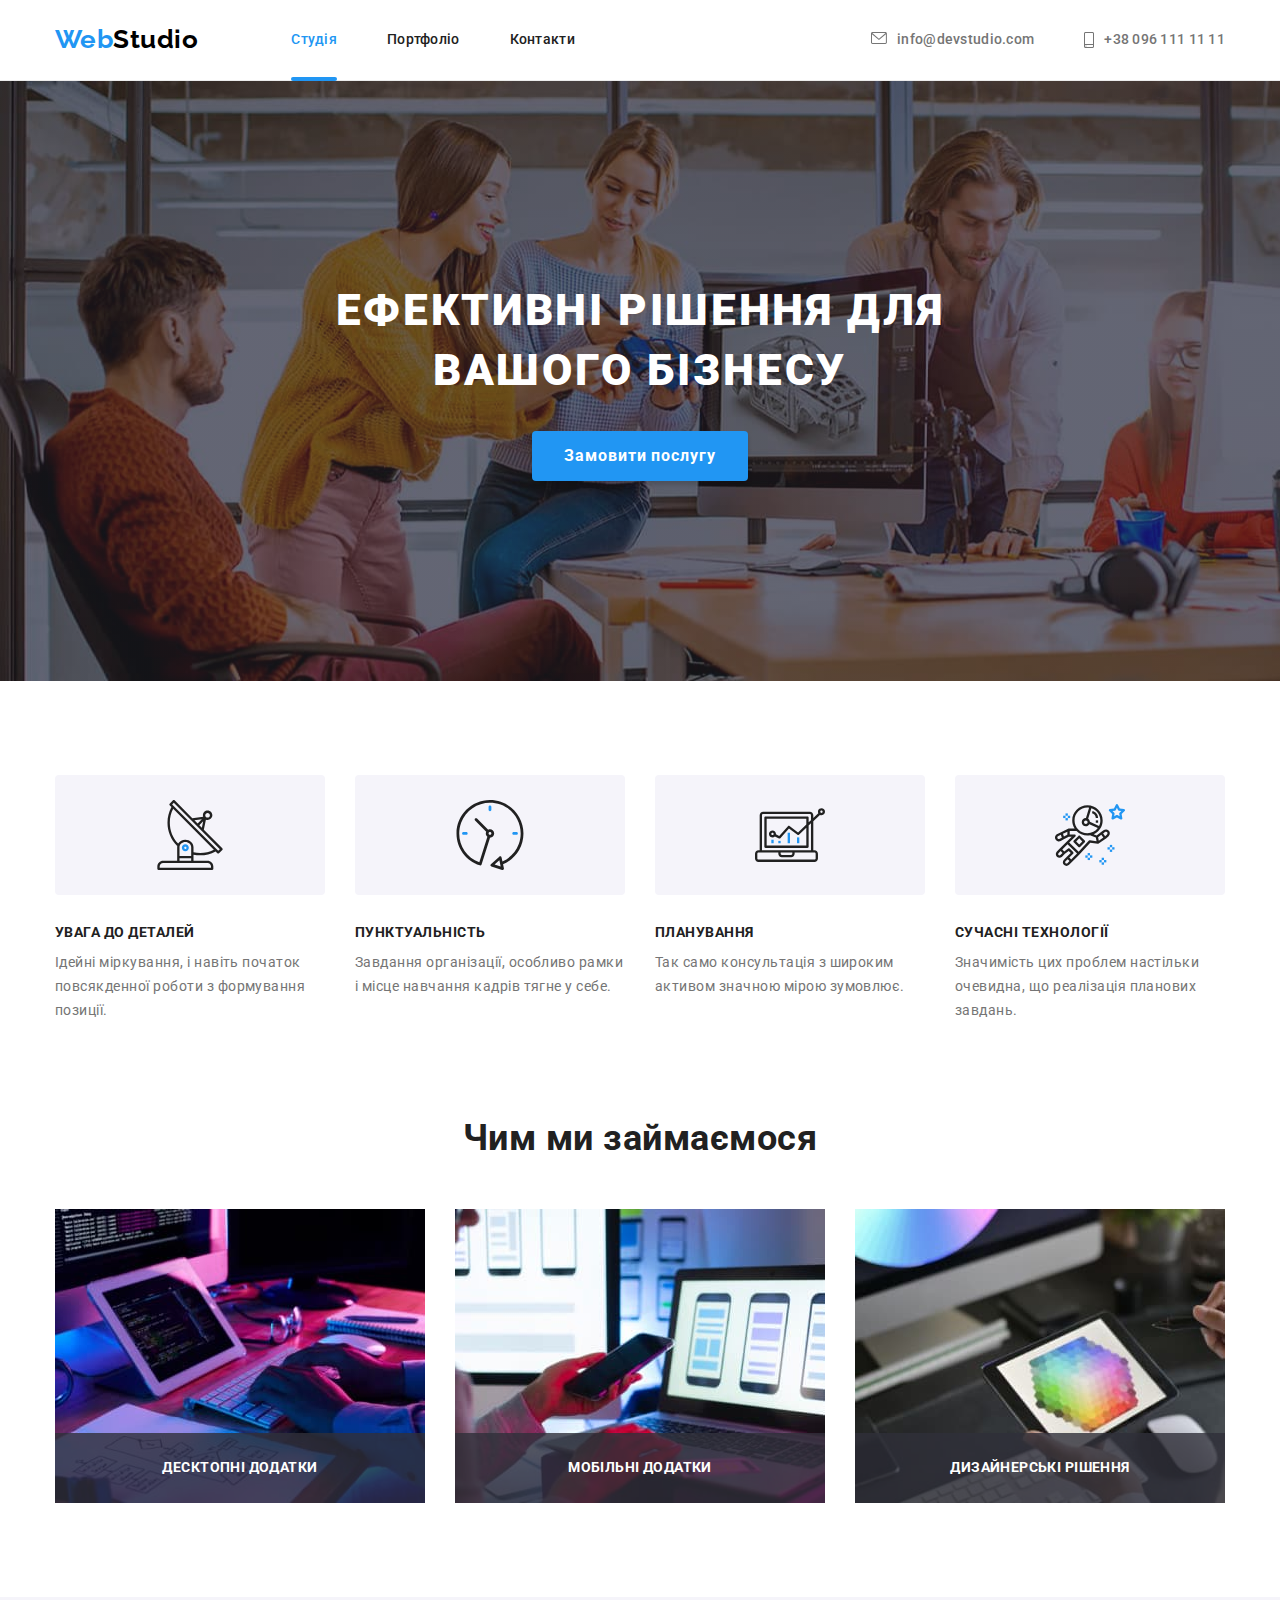
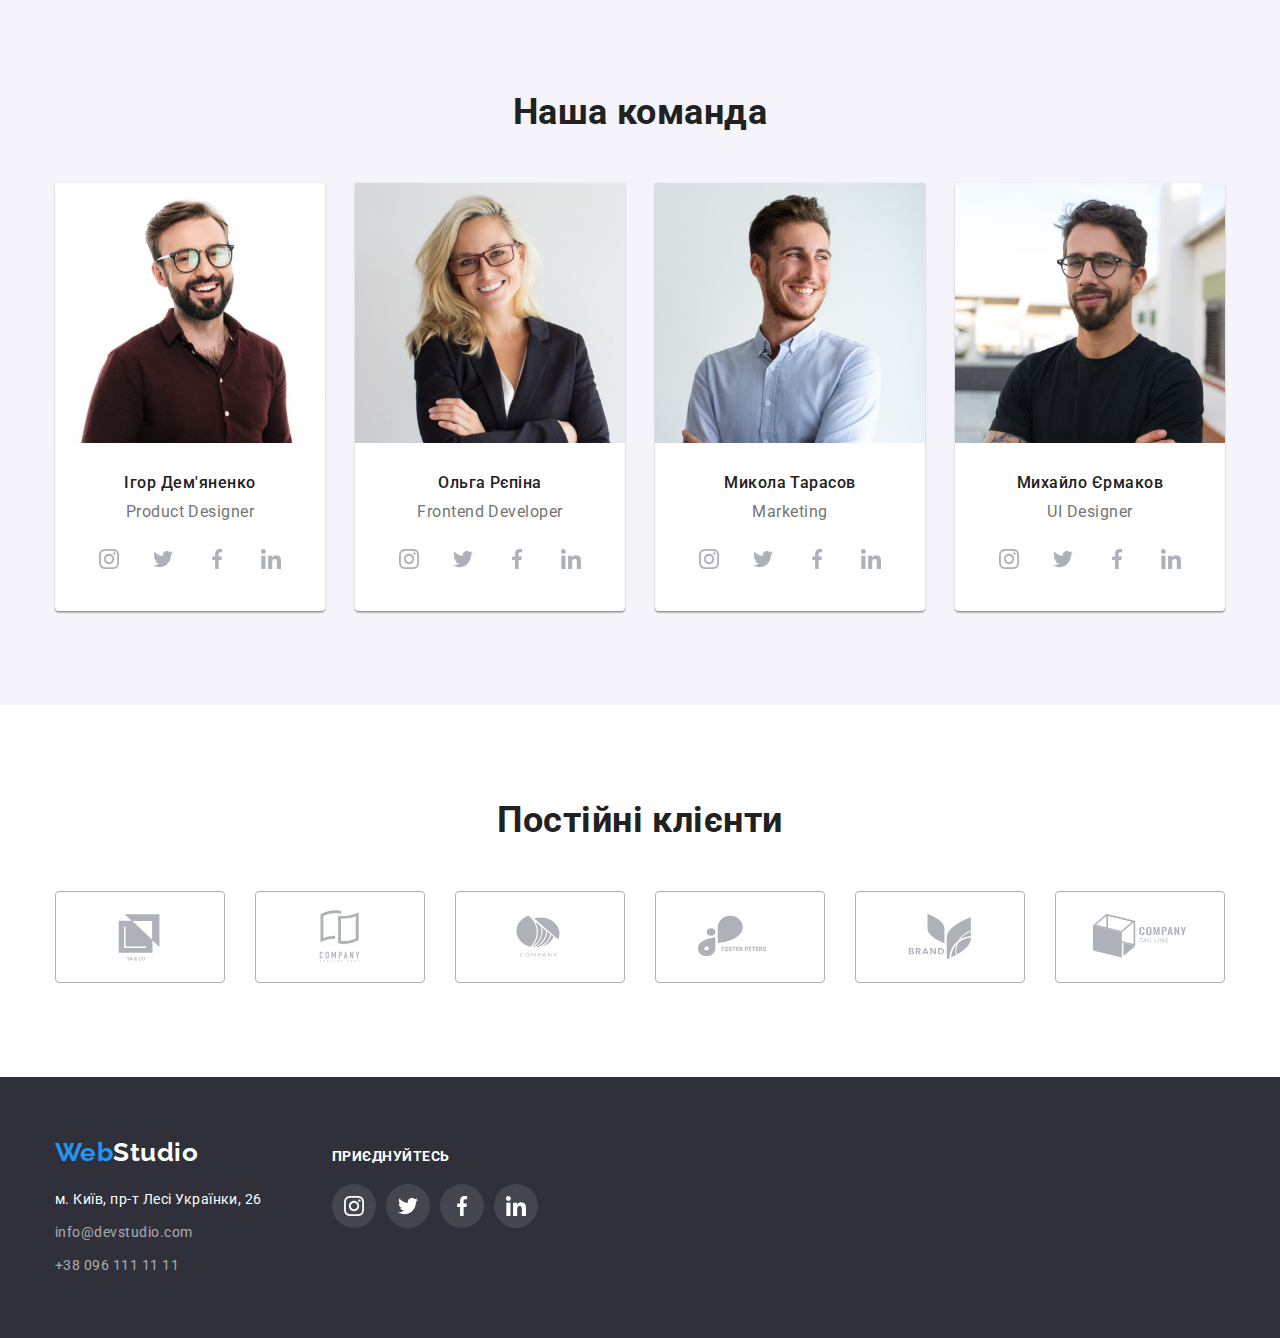
<file: index.html>
<!DOCTYPE html>
<html lang="uk">
  <head>
    <meta charset="UTF-8" />
    <meta http-equiv="X-UA-Compatible" content="IE=edge" />
    <meta name="viewport" content="width=device-width, initial-scale=1.0" />
    <title>Document</title>
    <link rel="preconnect" href="https://fonts.googleapis.com" />
    <link rel="preconnect" href="https://fonts.gstatic.com" crossorigin />
    <link
      href="https://fonts.googleapis.com/css2?family=Raleway:wght@700&family=Roboto:wght@400;500;700;900&display=swap"
      rel="stylesheet"
    />
    <link
      rel="stylesheet"
      href="https://cdn.jsdelivr.net/npm/modern-normalize@1.1.0/modern-normalize.min.css"
    />
    <link rel="stylesheet" href="./css/styles.css" />
  </head>
  <body>
    <!-- шапка сайта -->
    <header class="page-header">
      <div class="container header-nav">
        <nav class="page-nav">
          <a class="logo" href="./index.html"
            ><span class="logo-web">Web</span
            ><span class="logo-studio">Studio</span>
          </a>

          <ul class="site-nav">
            <li class="site-nav-item">
              <a href="./index.html" class="link current">Студія</a>
            </li>
            <li class="site-nav-item">
              <a href="./portfolio.html" class="link">Портфоліо</a>
            </li>
            <li class="site-nav-item"><a href="#" class="link">Контакти</a></li>
          </ul>
        </nav>

        <ul class="auth-nav">
          <li class="site-email">
            <a class="contact email" href="mailto:info@devstudio.com" lang="en">
              <svg aria-label="Конверт" class="envelope" width="16" height="12">
                <use href="./images/sprite.svg#icon-envelope"></use>
              </svg>
              info@devstudio.com</a
            >
          </li>
          <li>
            <a class="contact phone" href="tel:+380961111111">
              <svg
                aria-label="Телефон"
                class="smartphone"
                width="10"
                height="16"
              >
                <use href="./images/sprite.svg#icon-smartphone"></use>
              </svg>
              +38 096 111 11 11</a
            >
          </li>
        </ul>
      </div>
    </header>
    <main>
      <!-- герой -->
      <section class="hero">
        <div class="container site-hero">
          <h1 class="hero-title">Ефективні рішення для вашого бізнесу</h1>
          <button type="button" class="button primary" data-modal-open>
            Замовити послугу
          </button>
        </div>
      </section>

      <!-- особенности -->
      <section class="section">
        <div class="container">
          <h2 class="visually-hidden">Наші особливости</h2>
          <ul class="feature-list">
            <li class="title-width">
              <div class="feature-list-icon">
                <svg
                  aria-label="іконка антени"
                  class="feature-icon"
                  width="70"
                  height="70"
                >
                  <use href="./images/sprite.svg#icon-antenna"></use>
                </svg>
              </div>
              <h3 class="title">Увага до деталей</h3>
              <p class="title-text">
                Ідейні міркування, і навіть початок повсякденної роботи з
                формування позиції.
              </p>
            </li>

            <li class="title-width">
              <div class="feature-list-icon">
                <svg
                  aria-label="іконка годинника"
                  class="feature-icon"
                  width="70"
                  height="70"
                >
                  <use href="./images/sprite.svg#icon-clock"></use>
                </svg>
              </div>
              <h3 class="title">Пунктуальність</h3>
              <p class="title-text">
                Завдання організації, особливо рамки і місце навчання кадрів
                тягне у себе.
              </p>
            </li>

            <li class="title-width">
              <div class="feature-list-icon">
                <svg
                  aria-label="іконка діаграми"
                  class="feature-icon"
                  width="70"
                  height="70"
                >
                  <use href="./images/sprite.svg#icon-diagram"></use>
                </svg>
              </div>
              <h3 class="title">Планування</h3>
              <p class="title-text">
                Так само консультація з широким активом значною мірою зумовлює.
              </p>
            </li>

            <li class="title-width">
              <div class="feature-list-icon">
                <svg
                  aria-label="іконка астронавта"
                  class="feature-icon"
                  width="70"
                  height="70"
                >
                  <use href="./images/sprite.svg#icon-astronaut"></use>
                </svg>
              </div>
              <h3 class="title">Сучасні технології</h3>
              <p class="title-text">
                Значимість цих проблем настільки очевидна, що реалізація
                планових завдань.
              </p>
            </li>
          </ul>
        </div>
      </section>

      <!-- чем мы занимаемся (фото) -->
      <section class="section not-padding">
        <div class="container">
          <h2 class="section-title title-bottom">Чим ми займаємося</h2>

          <ul class="photo">
            <li>
              <div class="section-photo">
                <img
                  src="./images/box-1.jpg"
                  alt="Людина працює за комп'ютером"
                  width="370"
                />
                <p class="overlay-photo">Десктопні додатки</p>
              </div>
            </li>
            <li>
              <div class="section-photo">
                <img
                  src="./images/box-2.jpg"
                  alt="Людина працює з телефоном"
                  width="370"
                />
                <p class="overlay-photo">Мобільні додатки</p>
              </div>
            </li>
            <li>
              <div class="section-photo">
                <img
                  src="./images/box-3.jpg"
                  alt="Людина працює з планшетом"
                  width="370"
                />
                <p class="overlay-photo">Дизайнерські рішення</p>
              </div>
            </li>
          </ul>
        </div>
      </section>

      <!-- наша команда -->
      <section class="section-work section">
        <div class="container">
          <h2 class="section-title title-bottom">Наша команда</h2>
          <ul class="team">
            <li class="command">
              <img src="./images/img-1.jpg" alt="Ігор Дем'яненко" width="270" />
              <div class="our-command">
                <h3 class="caption">Ігор Дем'яненко</h3>
                <p class="caption-text">Product Designer</p>
                <ul class="social-list">
                  <li>
                    <a href="#" class="social-list-link">
                      <svg
                        lang="en"
                        aria-label="instagram icon"
                        class="social-list-icon"
                        width="20"
                        height="20"
                      >
                        <use href="./images/sprite.svg#icon-instagram"></use>
                      </svg>
                    </a>
                  </li>
                  <li>
                    <a href="#" class="social-list-link">
                      <svg
                        lang="en"
                        aria-label="twitter icon"
                        class="social-list-icon"
                        width="20"
                        height="20"
                      >
                        <use href="./images/sprite.svg#icon-twitter"></use>
                      </svg>
                    </a>
                  </li>
                  <li>
                    <a href="#" class="social-list-link">
                      <svg
                        lang="en"
                        aria-label="facebook icon"
                        class="social-list-icon"
                        width="20"
                        height="20"
                      >
                        <use href="./images/sprite.svg#icon-facebook"></use>
                      </svg>
                    </a>
                  </li>
                  <li>
                    <a href="#" class="social-list-link">
                      <svg
                        lang="en"
                        aria-label="linkedin icon"
                        class="social-list-icon"
                        width="20"
                        height="20"
                      >
                        <use href="./images/sprite.svg#icon-linkedin"></use>
                      </svg>
                    </a>
                  </li>
                </ul>
              </div>
            </li>
            <li class="command">
              <img src="./images/img-2.jpg" alt="Ольга Рєпіна" width="270" />
              <div class="our-command">
                <h3 class="caption">Ольга Рєпіна</h3>
                <p class="caption-text">Frontend Developer</p>
                <ul class="social-list">
                  <li>
                    <a href="" class="social-list-link">
                      <svg
                        lang="en"
                        aria-label="instagram icon"
                        class="social-list-icon"
                        width="20"
                        height="20"
                      >
                        <use href="./images/sprite.svg#icon-instagram"></use>
                      </svg>
                    </a>
                  </li>
                  <li>
                    <a href="" class="social-list-link">
                      <svg
                        lang="en"
                        aria-label="twitter icon"
                        class="social-list-icon"
                        width="20"
                        height="20"
                      >
                        <use href="./images/sprite.svg#icon-twitter"></use>
                      </svg>
                    </a>
                  </li>
                  <li>
                    <a href="" class="social-list-link">
                      <svg
                        lang="en"
                        aria-label="facebook icon"
                        class="social-list-icon"
                        width="20"
                        height="20"
                      >
                        <use href="./images/sprite.svg#icon-facebook"></use>
                      </svg>
                    </a>
                  </li>
                  <li>
                    <a href="" class="social-list-link">
                      <svg
                        lang="en"
                        aria-label="linkedin icon"
                        class="social-list-icon"
                        width="20"
                        height="20"
                      >
                        <use href="./images/sprite.svg#icon-linkedin"></use>
                      </svg>
                    </a>
                  </li>
                </ul>
              </div>
            </li>
            <li class="command">
              <img src="./images/img-3.jpg" alt="Микола Тарасов" width="270" />
              <div class="our-command">
                <h3 class="caption">Микола Тарасов</h3>
                <p class="caption-text">Marketing</p>
                <ul class="social-list">
                  <li>
                    <a href="" class="social-list-link">
                      <svg
                        lang="en"
                        aria-label="instagram icon"
                        class="social-list-icon"
                        width="20"
                        height="20"
                      >
                        <use href="./images/sprite.svg#icon-instagram"></use>
                      </svg>
                    </a>
                  </li>
                  <li>
                    <a href="" class="social-list-link">
                      <svg
                        lang="en"
                        aria-label="twitter icon"
                        class="social-list-icon"
                        width="20"
                        height="20"
                      >
                        <use href="./images/sprite.svg#icon-twitter"></use>
                      </svg>
                    </a>
                  </li>
                  <li>
                    <a href="" class="social-list-link">
                      <svg
                        lang="en"
                        aria-label="facebook icon"
                        class="social-list-icon"
                        width="20"
                        height="20"
                      >
                        <use href="./images/sprite.svg#icon-facebook"></use>
                      </svg>
                    </a>
                  </li>
                  <li>
                    <a href="" class="social-list-link">
                      <svg
                        lang="en"
                        aria-label="linkedin icon"
                        class="social-list-icon"
                        width="20"
                        height="20"
                      >
                        <use href="./images/sprite.svg#icon-linkedin"></use>
                      </svg>
                    </a>
                  </li>
                </ul>
              </div>
            </li>
            <li class="command">
              <img src="./images/img-4.jpg" alt="Михайло Єрмаков" width="270" />
              <div class="our-command">
                <h3 class="caption">Михайло Єрмаков</h3>
                <p class="caption-text">UI Designer</p>
                <ul class="social-list">
                  <li>
                    <a href="#" class="social-list-link">
                      <svg
                        lang="en"
                        aria-label="instagram icon"
                        class="social-list-icon"
                        width="20"
                        height="20"
                      >
                        <use href="./images/sprite.svg#icon-instagram"></use>
                      </svg>
                    </a>
                  </li>
                  <li>
                    <a href="#" class="social-list-link">
                      <svg
                        lang="en"
                        aria-label="twitter icon"
                        class="social-list-icon"
                        width="20"
                        height="20"
                      >
                        <use href="./images/sprite.svg#icon-twitter"></use>
                      </svg>
                    </a>
                  </li>
                  <li>
                    <a href="#" class="social-list-link">
                      <svg
                        lang="en"
                        aria-label="facebook icon"
                        class="social-list-icon"
                        width="20"
                        height="20"
                      >
                        <use href="./images/sprite.svg#icon-facebook"></use>
                      </svg>
                    </a>
                  </li>
                  <li>
                    <a href="#" class="social-list-link">
                      <svg
                        lang="en"
                        aria-label="linkedin icon"
                        class="social-list-icon"
                        width="20"
                        height="20"
                      >
                        <use href="./images/sprite.svg#icon-linkedin"></use>
                      </svg>
                    </a>
                  </li>
                </ul>
              </div>
            </li>
          </ul>
        </div>
      </section>

      <!-- Постійні клієнти -->
      <section class="section">
        <div class="container">
          <h2 class="section-title clients-title">Постійні клієнти</h2>
          <ul class="clients-list">
            <li class="clients">
              <a href="#" class="icon-hover">
                <svg aria-label="" class="clients-icon" width="106" height="60">
                  <use href="./images/sprite.svg#icon-Logo-1"></use>
                </svg>
              </a>
            </li>

            <li class="clients">
              <a href="#" class="icon-hover">
                <svg aria-label="" class="clients-icon" width="106" height="60">
                  <use href="./images/sprite.svg#icon-Logo-2"></use>
                </svg>
              </a>
            </li>

            <li class="clients">
              <a href="#" class="icon-hover">
                <svg aria-label="" class="clients-icon" width="106" height="60">
                  <use href="./images/sprite.svg#icon-Logo-3"></use>
                </svg>
              </a>
            </li>

            <li class="clients">
              <a href="#" class="icon-hover">
                <svg aria-label="" class="clients-icon" width="106" height="60">
                  <use href="./images/sprite.svg#icon-Logo-4"></use>
                </svg>
              </a>
            </li>

            <li class="clients">
              <a href="#" class="icon-hover">
                <svg aria-label="" class="clients-icon" width="106" height="60">
                  <use href="./images/sprite.svg#icon-Logo-5"></use>
                </svg>
              </a>
            </li>

            <li class="clients">
              <a href="#" class="icon-hover">
                <svg aria-label="" class="clients-icon" width="106" height="60">
                  <use href="./images/sprite.svg#icon-Logo-6"></use>
                </svg>
              </a>
            </li>
          </ul>
        </div>
      </section>
    </main>

    <!-- футер -->
    <footer class="footer">
      <div class="container footer-icons">
        <div class="logotype">
          <a class="footer-logo" href="./index.html"
            ><span class="logo-web">Web</span
            ><span class="studio-logo">Studio</span>
          </a>
          <address class="footer-address">
            <ul>
              <li class="address">
                <a
                  class="site-address"
                  href="https://goo.gl/maps/CPtrU1FHBa2aNyZL9"
                  target="_blank"
                  rel="noopener noreferrer nofollow"
                  >м. Київ, пр-т Лесі Українки, 26</a
                >
              </li>
              <li class="site-contacts">
                <a class="contacts" href="mailto:info@devstudio.com" lang="en"
                  >info@devstudio.com</a
                >
              </li>
              <li class="tel">
                <a class="contacts tel" href="tel:+380961111111"
                  >+38 096 111 11 11</a
                >
              </li>
            </ul>
          </address>
        </div>
        <div>
          <p class="footer-title">приєднуйтесь</p>
          <ul class="footer-social-list">
            <li>
              <a href="#" class="footer-social-list-link">
                <svg
                  lang="en"
                  aria-label="instagram icon"
                  class="footer-social-list-icon"
                  width="20"
                  height="20"
                >
                  <use href="./images/sprite.svg#icon-instagram"></use>
                </svg>
              </a>
            </li>

            <li>
              <a href="#" class="footer-social-list-link">
                <svg
                  lang="en"
                  aria-label="twitter icon"
                  class="footer-social-list-icon"
                  width="20"
                  height="20"
                >
                  <use href="./images/sprite.svg#icon-twitter"></use>
                </svg>
              </a>
            </li>

            <li>
              <a href="#" class="footer-social-list-link">
                <svg
                  lang="en"
                  aria-label="facebook icon"
                  class="footer-social-list-icon"
                  width="20"
                  height="20"
                >
                  <use href="./images/sprite.svg#icon-facebook"></use>
                </svg>
              </a>
            </li>

            <li>
              <a href="#" class="footer-social-list-link">
                <svg
                  lang="en"
                  aria-label="linkedin icon"
                  class="footer-social-list-icon"
                  width="20"
                  height="20"
                >
                  <use href="./images/sprite.svg#icon-linkedin"></use>
                </svg>
              </a>
            </li>
          </ul>
        </div>
      </div>
    </footer>

    <!-- Модальное окно -->
    <div class="backdrop is-hidden" data-modal>
      <div class="modal">
        <button type="button" class="modal-close-btn" data-modal-close>
          <svg class="modal-close-icon" width="18" height="18">
            <use href="./images/sprite.svg#icon-close"></use>
          </svg>
        </button>
      </div>
    </div>
    <script src="./js/modal.js"></script>
  </body>
</html>
</file>
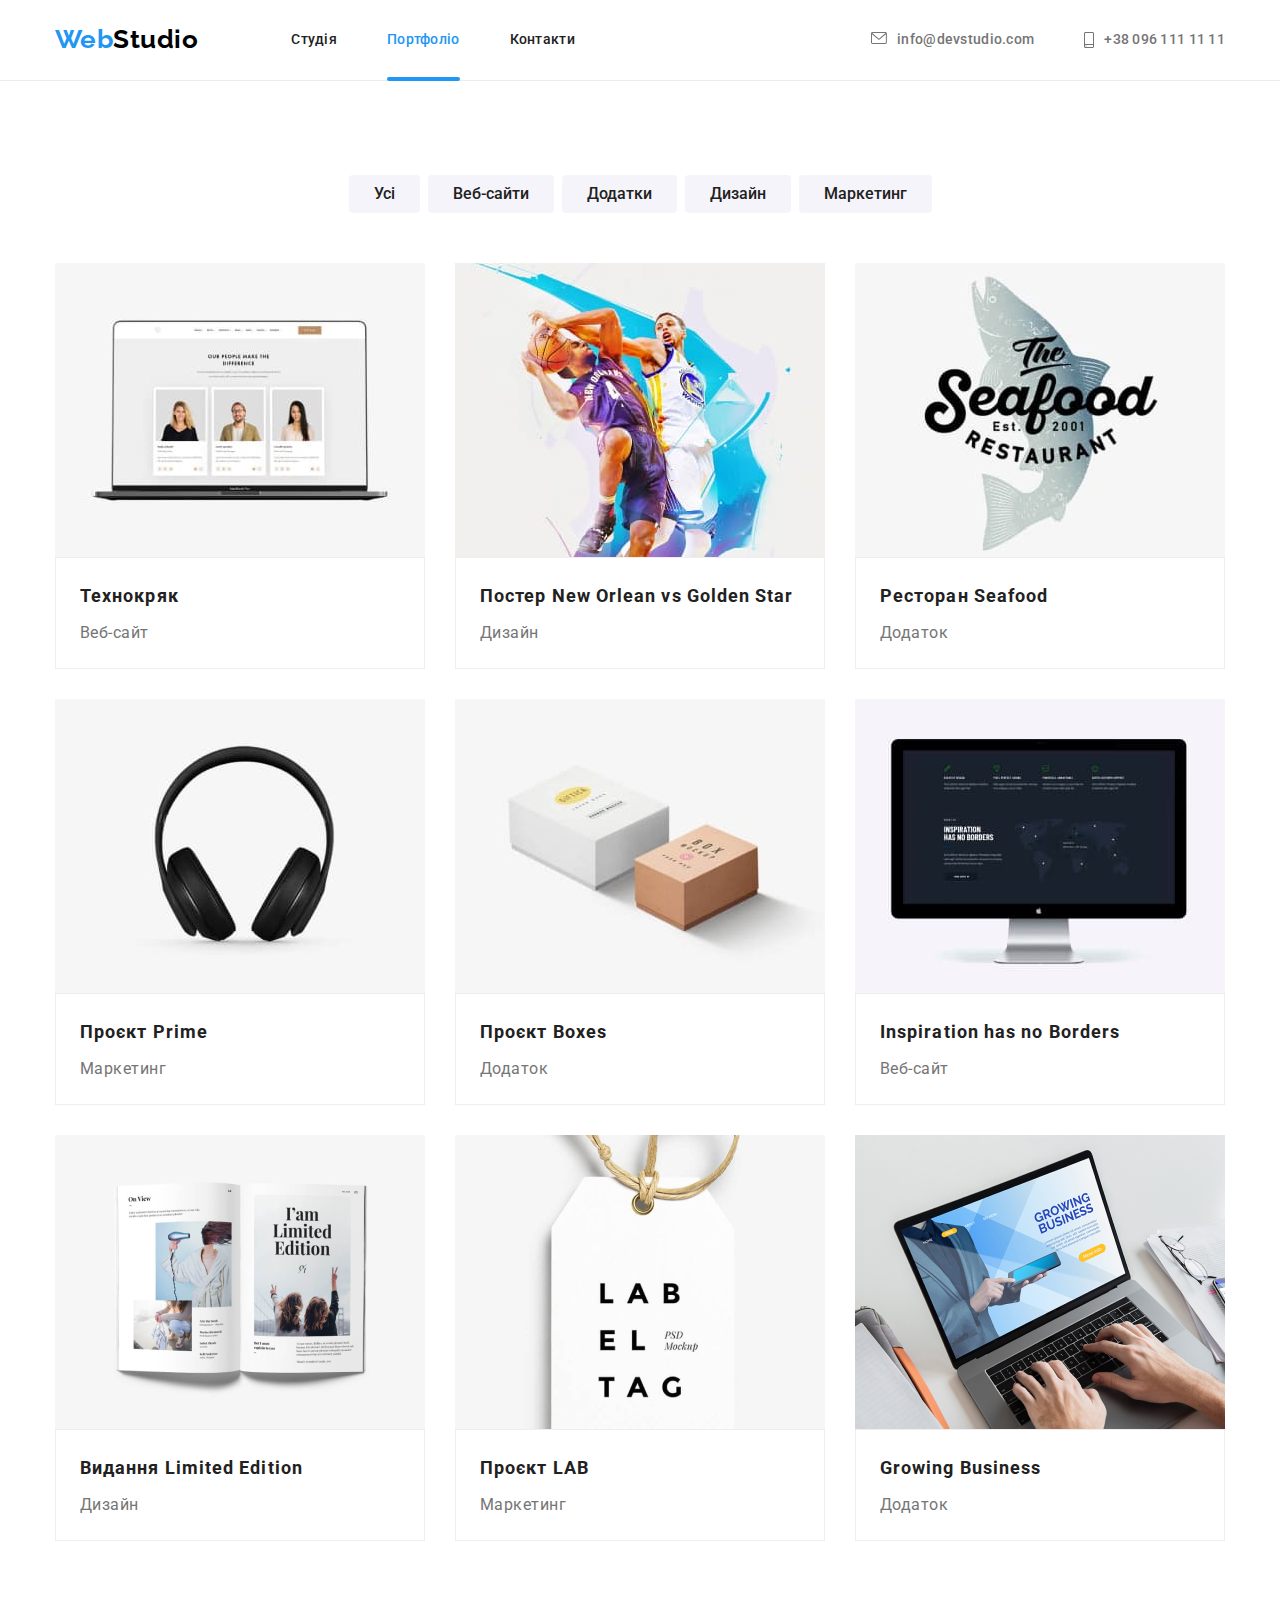
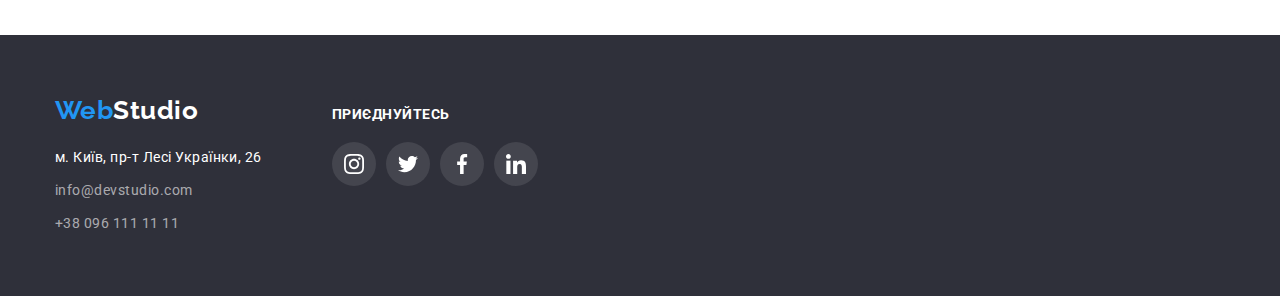
<file: portfolio.html>
<!DOCTYPE html>
<html lang="uk">
  <head>
    <meta charset="UTF-8" />
    <meta http-equiv="X-UA-Compatible" content="IE=edge" />
    <meta name="viewport" content="width=h, initial-scale=1.0" />
    <title>Document</title>
    <link rel="preconnect" href="https://fonts.googleapis.com" />
    <link rel="preconnect" href="https://fonts.gstatic.com" crossorigin />
    <link
      href="https://fonts.googleapis.com/css2?family=Raleway:wght@700&family=Roboto:wght@400;500;700;900&display=swap"
      rel="stylesheet"
    />
    <link
      rel="stylesheet"
      href="https://cdn.jsdelivr.net/npm/modern-normalize@1.1.0/modern-normalize.min.css"
    />
    <link rel="stylesheet" href="./css/styles.css" />
  </head>
  <body>
    <!-- шапка сайта -->
    <header class="page-header">
      <div class="container header-nav">
        <nav class="page-nav">
          <a class="logo" href="./index.html"
            ><span class="logo-web">Web</span
            ><span class="logo-studio">Studio</span>
          </a>

          <ul class="site-nav">
            <li class="site-nav-item">
              <a href="./index.html" class="link">Студія</a>
            </li>
            <li class="site-nav-item">
              <a href="./portfolio.html" class="link current">Портфоліо</a>
            </li>
            <li class="site-nav-item"><a href="#" class="link">Контакти</a></li>
          </ul>
        </nav>

        <ul class="auth-nav">
          <li class="site-email">
            <a class="contact email" href="mailto:info@devstudio.com" lang="en">
              <svg aria-label="Конверт" class="envelope" width="16" height="12">
                <use href="./images/sprite.svg#icon-envelope"></use>
              </svg>
              info@devstudio.com</a
            >
          </li>
          <li>
            <a class="contact phone" href="tel:+380961111111">
              <svg
                aria-label="Телефон"
                class="smartphone"
                width="10"
                height="16"
              >
                <use href="./images/sprite.svg#icon-smartphone"></use>
              </svg>
              +38 096 111 11 11</a
            >
          </li>
        </ul>
      </div>
    </header>
    <!-- main контент -->
    <main>
      <!-- кнопки-фильтр -->
      <section class="filter section">
        <div class="container">
          <h1 class="visually-hidden">Наші проекти</h1>
          <ul class="button-work">
            <li class="button-style">
              <button type="button" class="button secondary">Усі</button>
            </li>
            <li class="button-style">
              <button type="button" class="button secondary">Веб-сайти</button>
            </li>
            <li class="button-style">
              <button type="button" class="button secondary">Додатки</button>
            </li>
            <li class="button-style">
              <button type="button" class="button secondary">Дизайн</button>
            </li>
            <li class="button-style">
              <button type="button" class="button secondary">Маркетинг</button>
            </li>
          </ul>

          <!-- наши роботы -->
          <ul class="filter-work">
            <li class="filter-card">
              <a href="#" class="filter-card-link">
                <div class="filter-card-img">
                  <img src="./images/img.jpg" alt="Комп'ютер" width="370" />
                  <p class="overlay">
                    Ресурс пропонує комплексні пропозиції з різним рівнем
                    функціоналу та сервісів. Все це дозволить відвідувачу
                    отримати вичерпні відомості про компанію чи приватну особу.
                  </p>
                </div>
                <div class="cards">
                  <h2 class="head-title">Технокряк</h2>
                  <p class="head-text">Веб-сайт</p>
                </div>
              </a>
            </li>

            <li class="filter-card">
              <a href="#" class="filter-card-link">
                <div class="filter-card-img">
                  <img
                    src="./images/basketball.jpg"
                    alt="Баскетбол"
                    width="370"
                  />
                  <p class="overlay">
                    Ресурс пропонує комплексні пропозиції з різним рівнем
                    функціоналу та сервісів. Все це дозволить відвідувачу
                    отримати вичерпні відомості про компанію чи приватну особу.
                  </p>
                </div>
                <div class="cards">
                  <h2 class="head-title">Постер New Orlean vs Golden Star</h2>
                  <p class="head-text">Дизайн</p>
                </div>
              </a>
            </li>

            <li class="filter-card">
              <a href="#" class="filter-card-link">
                <div class="filter-card-img">
                  <img
                    src="./images/seafood.jpg"
                    alt="Морська їжа"
                    width="370"
                  />
                  <p class="overlay">
                    Ресурс пропонує комплексні пропозиції з різним рівнем
                    функціоналу та сервісів. Все це дозволить відвідувачу
                    отримати вичерпні відомості про компанію чи приватну особу.
                  </p>
                </div>
                <div class="cards">
                  <h2 class="head-title">Ресторан Seafood</h2>
                  <p class="head-text">Додаток</p>
                </div>
              </a>
            </li>

            <li class="filter-card">
              <a href="#" class="filter-card-link">
                <div class="filter-card-img">
                  <img src="./images/music.jpg" alt="Навушники" width="370" />
                  <p class="overlay">
                    Ресурс пропонує комплексні пропозиції з різним рівнем
                    функціоналу та сервісів. Все це дозволить відвідувачу
                    отримати вичерпні відомості про компанію чи приватну особу.
                  </p>
                </div>
                <div class="cards">
                  <h2 class="head-title">Проєкт Prime</h2>
                  <p class="head-text">Маркетинг</p>
                </div>
              </a>
            </li>

            <li class="filter-card">
              <a href="#" class="filter-card-link">
                <div class="filter-card-img">
                  <img src="./images/box.jpg" alt="Бокси" width="370" />
                  <p class="overlay">
                    Ресурс пропонує комплексні пропозиції з різним рівнем
                    функціоналу та сервісів. Все це дозволить відвідувачу
                    отримати вичерпні відомості про компанію чи приватну особу.
                  </p>
                </div>
                <div class="cards">
                  <h2 class="head-title">Проєкт Boxes</h2>
                  <p class="head-text">Додаток</p>
                </div>
              </a>
            </li>

            <li class="filter-card">
              <a href="#" class="filter-card-link">
                <div class="filter-card-img">
                  <img
                    src="./images/apple.jpg"
                    alt="Комп'ютер мак"
                    width="370"
                  />
                  <p class="overlay">
                    Ресурс пропонує комплексні пропозиції з різним рівнем
                    функціоналу та сервісів. Все це дозволить відвідувачу
                    отримати вичерпні відомості про компанію чи приватну особу.
                  </p>
                </div>
                <div class="cards">
                  <h2 class="head-title">Inspiration has no Borders</h2>
                  <p class="head-text">Веб-сайт</p>
                </div>
              </a>
            </li>

            <li class="filter-card">
              <a href="#" class="filter-card-link">
                <div class="filter-card-img">
                  <img src="./images/books.jpg" alt="Книга" width="370" />
                  <p class="overlay">
                    Ресурс пропонує комплексні пропозиції з різним рівнем
                    функціоналу та сервісів. Все це дозволить відвідувачу
                    отримати вичерпні відомості про компанію чи приватну особу.
                  </p>
                </div>
                <div class="cards">
                  <h2 class="head-title">Видання Limited Edition</h2>
                  <p class="head-text">Дизайн</p>
                </div>
              </a>
            </li>

            <li class="filter-card">
              <a href="#" class="filter-card-link">
                <div class="filter-card-img">
                  <img src="./images/label.jpg" alt="Підвіска" width="370" />
                  <p class="overlay">
                    Ресурс пропонує комплексні пропозиції з різним рівнем
                    функціоналу та сервісів. Все це дозволить відвідувачу
                    отримати вичерпні відомості про компанію чи приватну особу.
                  </p>
                </div>
                <div class="cards">
                  <h2 class="head-title">Проєкт LAB</h2>
                  <p class="head-text">Маркетинг</p>
                </div>
              </a>
            </li>

            <li class="filter-card">
              <a href="#" class="filter-card-link">
                <div class="filter-card-img">
                  <img src="./images/business.jpg" alt="Бізнес" width="370" />
                  <p class="overlay">
                    Ресурс пропонує комплексні пропозиції з різним рівнем
                    функціоналу та сервісів. Все це дозволить відвідувачу
                    отримати вичерпні відомості про компанію чи приватну особу.
                  </p>
                </div>
                <div class="cards">
                  <h2 class="head-title">Growing Business</h2>
                  <p class="head-text">Додаток</p>
                </div>
              </a>
            </li>
          </ul>
        </div>
      </section>
    </main>

    <!-- footer -->
    <footer class="footer">
      <div class="container footer-icons">
        <div class="logotype">
          <a class="footer-logo" href="./index.html"
            ><span class="logo-web">Web</span
            ><span class="studio-logo">Studio</span>
          </a>
          <address class="footer-address">
            <ul>
              <li class="address">
                <a
                  class="site-address"
                  href="https://goo.gl/maps/CPtrU1FHBa2aNyZL9"
                  target="_blank"
                  rel="noopener noreferrer nofollow"
                  >м. Київ, пр-т Лесі Українки, 26</a
                >
              </li>
              <li class="site-contacts">
                <a class="contacts" href="mailto:info@devstudio.com" lang="en"
                  >info@devstudio.com</a
                >
              </li>
              <li class="tel">
                <a class="contacts tel" href="tel:+380961111111"
                  >+38 096 111 11 11</a
                >
              </li>
            </ul>
          </address>
        </div>
        <div>
          <p class="footer-title">приєднуйтесь</p>
          <ul class="footer-social-list">
            <li>
              <a href="#" class="footer-social-list-link">
                <svg
                  lang="en"
                  aria-label="instagram icon"
                  class="footer-social-list-icon"
                  width="20"
                  height="20"
                >
                  <use href="./images/sprite.svg#icon-instagram"></use>
                </svg>
              </a>
            </li>

            <li>
              <a href="#" class="footer-social-list-link">
                <svg
                  lang="en"
                  aria-label="twitter icon"
                  class="footer-social-list-icon"
                  width="20"
                  height="20"
                >
                  <use href="./images/sprite.svg#icon-twitter"></use>
                </svg>
              </a>
            </li>

            <li>
              <a href="#" class="footer-social-list-link">
                <svg
                  lang="en"
                  aria-label="facebook icon"
                  class="footer-social-list-icon"
                  width="20"
                  height="20"
                >
                  <use href="./images/sprite.svg#icon-facebook"></use>
                </svg>
              </a>
            </li>

            <li>
              <a href="#" class="footer-social-list-link">
                <svg
                  lang="en"
                  aria-label="linkedin icon"
                  class="footer-social-list-icon"
                  width="20"
                  height="20"
                >
                  <use href="./images/sprite.svg#icon-linkedin"></use>
                </svg>
              </a>
            </li>
          </ul>
        </div>
      </div>
    </footer>
  </body>
</html>
</file>
<file: css/styles.css>
:root {
  --primary-text-color: #757575;
  --title-text: #212121;
  --accent-color: #2196f3;
  --primary-white-color: #ffffff;
  --bcg-color-button: #f5f4fa;
  --bcg--button-hover: #188ce8;
  --black-color: #000;
  --hero-bcg: #2f303a;
  --hero-bcg-new: #c4c4c4;
  --line-header: #ececec;
  --line-cards: #eeeeee;
  --icon-color: #afb1b8;
  --overlay-bcg: rgba(33, 150, 243, 0.9);
  --overlay-photo: rgba(47, 48, 58, 0.8);
  --transition: 250ms cubic-bezier(0.4, 0, 0.2, 1);
  --modal-bcg: rgba(0, 0, 0, 0.2);
}

h1,
h2,
h3,
h4,
p {
  margin-top: 0;
  margin-bottom: 0;
}

ul {
  margin-top: 0;
  margin-bottom: 0;
  padding-left: 0;
}

a {
  text-decoration: none;
}

img {
  display: block;
}

body {
  background-color: var(--primary-white-color);
  color: var(--primary-text-color);
  font-family: "Roboto", sans-serif;
  letter-spacing: 0.03em;
}

ul {
  list-style: none;
  padding: 0;
  margin: 0;
}

button {
  cursor: pointer;
  font-family: inherit;
}

.section {
  padding-top: 94px;
  padding-bottom: 94px;
}

.not-padding {
  padding-top: 0;
}

.title-bottom {
  margin-bottom: 50px;
}

.visually-hidden {
  position: absolute;
  white-space: nowrap;
  width: 1px;
  height: 1px;
  overflow: hidden;
  border: 0;
  padding: 0;
  clip: rect(0 0 0 0);
  clip-path: inset(50%);
  margin: -1px;
}

/* основоной цвет текста #212121 */
/* вторичный цвет текста #757575 */
/*  голубой акцент #2196F3 */
/* белый #FFFFFF */
/* серый фон #2F303A */
/* светлый фон #F5F4FA */

.container {
  /* outline: 2px solid tomato; */
  width: 1200px;
  padding-left: 15px;
  padding-right: 15px;
  margin-left: auto;
  margin-right: auto;
}

/* шапка сайта */
.page-header {
  /* background-color: aquamarine; */
  border-bottom: 1px solid var(--line-header);
  border-top: 0;
  border-left: 0;
  border-right: 0;
}

.header-nav {
  display: flex;
}

.page-nav {
  display: flex;
}

.logo {
  font-family: "Raleway", sans-serif;
  font-weight: 700;
  font-size: 26px;
  line-height: 1.19;
  padding-top: 24px;
  padding-bottom: 25px;
  /* margin-right: 93px; */
}

.logo-web {
  color: var(--accent-color);
}

.logo-studio {
  color: var(--black-color);
}

/* для футера */
.studio-logo {
  color: var(--primary-white-color);
}

/* site-nav */
.site-nav-item {
  position: relative;
}

.current::after {
  content: "";
  width: 100%;
  height: 4px;
  background-color: var(--accent-color);
  border-radius: 2px;
  position: absolute;
  bottom: -1px;
  left: 0;
}

.site-nav {
  margin-left: 93px;
}

.link {
  padding-top: 32px;
  padding-bottom: 32px;
}

/* .underline::after {
  content: "";
  position: absolute;
  width: 48px;
  height: 4px;
  left: 451px;
  top: 76px;
  background: var(--accent-color);
  border-radius: 2px;
} */

.site-nav .link {
  color: var(--title-text);
  display: inline-block;
  transition: color var(--transition);
}

.site-nav .link:hover,
.site-nav .link:focus {
  color: var(--accent-color);
}

.site-nav .link.current {
  color: var(--accent-color);
}

.site-nav {
  font-weight: 500;
  font-size: 14px;
  line-height: 1.14;
  letter-spacing: 0.02em;
  display: flex;
  column-gap: 50px;
}

/* auth-nav */
.site-email {
  margin-right: 50px;
}

.contact {
  padding-top: 32px;
  padding-bottom: 32px;
}

.auth-nav .contact {
  color: var(--primary-text-color);
  transition: color var(--transition);
}
.auth-nav .contact:hover,
.auth-nav .contact:focus {
  color: var(--accent-color);
}

.auth-nav {
  font-weight: 500;
  font-size: 14px;
  line-height: 1.14;
  letter-spacing: 0.02em;
  display: flex;
  margin-left: auto;
}

.email {
  display: flex;
  fill: currentColor;
}

.envelope {
  margin-right: 10px;
}

.phone {
  display: flex;
  fill: currentColor;
}

.smartphone {
  margin-right: 10px;
}

/* герой */
.hero {
  background-color: var(--hero-bcg-new);
  padding-top: 200px;
  padding-bottom: 200px;
  background-image: linear-gradient(
      rgba(47, 48, 58, 0.4),
      rgba(47, 48, 58, 0.4)
    ),
    url("../images/hero-img.jpg");
  background-size: cover;
}

.hero-title {
  color: var(--primary-white-color);
  margin-top: 0;
  margin-bottom: 30px;
  width: 696px;
  margin-left: auto;
  margin-right: auto;
}

.hero-title {
  font-weight: 900;
  font-size: 44px;
  line-height: 1.36;
  text-align: center;
  letter-spacing: 0.06em;
  text-transform: uppercase;
}

/* ocoбенности */
.section-title {
  color: var(--title-text);
}

.section-title {
  font-weight: 700;
  font-size: 36px;
  line-height: 1.17;
  text-align: center;
  margin-top: 0;
  margin-bottom: 50px;
}

.feature-list {
  margin-top: 0;
}

.title {
  font-weight: 700;
  font-size: 14px;
  line-height: 1.14;
  text-transform: uppercase;
  margin-top: 0;
  margin-bottom: 10px;
}

.title-width {
  width: 270px;
  /* padding-top: ; */
}

.title-text {
  font-weight: 400;
  font-size: 14px;
  line-height: 1.71;
  margin-top: 0;
  margin-bottom: 0;
}

.feature-list-icon {
  display: flex;
  align-items: center;
  justify-content: center;
  width: 270px;
  height: 120px;
  margin-bottom: 30px;
  background-color: var(--bcg-color-button);
  border-radius: 4px;
}

/* features */
.feature-list {
  display: flex;
  column-gap: 30px;
}

.feature-list .title {
  color: var(--title-text);
}

/* чем мы занимаемся (фото) */

.photo {
  display: flex;
  column-gap: 30px;
}

/* наша команда */
.caption {
  font-weight: 500;
  font-size: 16px;
  line-height: 1.19;
  text-align: center;
  margin-bottom: 10px;
  color: var(--title-text);
}

.caption-text {
  font-weight: 400;
  font-size: 16px;
  line-height: 1.19;
  text-align: center;
  margin-bottom: 16px;
}

.social-list {
  display: flex;
  justify-content: center;
  column-gap: 10px;
}

.social-list-link {
  display: flex;
  align-items: center;
  justify-content: center;
  width: 44px;
  height: 44px;
  border-radius: 50%;
  background-color: var(--primary-white-color);
  transition: background-color var(--transition);
}

.social-list-link:hover,
.social-list-link:focus {
  background-color: var(--accent-color);
}

.social-list-icon {
  fill: var(--icon-color);
  transition: fill var(--transition);
}

.social-list-link:hover .social-list-icon,
.social-list-link:focus .social-list-icon {
  fill: var(--primary-white-color);
}

.section-work {
  background-color: var(--bcg-color-button);
}

.our-command {
  padding: 30px;
}

.command {
  box-shadow: 0px 1px 3px rgba(0, 0, 0, 0.12), 0px 1px 1px rgba(0, 0, 0, 0.14),
    0px 2px 1px rgba(0, 0, 0, 0.2);
  border-radius: 0px 0px 4px 4px;
  background-color: var(--primary-white-color);
}

.team {
  display: flex;
  column-gap: 30px;
}

/* наши роботы */
.head-title {
  font-weight: 700;
  font-size: 18px;
  line-height: 2;
  letter-spacing: 0.06em;
  color: var(--title-text);
  margin-bottom: 4px;
}

.head-text {
  font-weight: 400;
  font-size: 16px;
  line-height: 1.88;
  color: var(--primary-text-color);
}

.filter-work {
  display: flex;
  flex-wrap: wrap;
  gap: 30px;
}
.filter-card {
  display: flex;
}

.filter-card-link:hover,
.filter-card-link:focus {
  box-shadow: 0px 1px 1px rgba(0, 0, 0, 0.12), 0px 4px 4px rgba(0, 0, 0, 0.06),
    1px 4px 6px rgba(0, 0, 0, 0.16);
}

.cards {
  padding-left: 24px;
  padding-right: 24px;
  padding-top: 20px;
  padding-bottom: 20px;
  border: 1px solid var(--line-cards);
}

/* постійні клієнти */
.clients-title {
  margin-bottom: 50px;
}

.clients {
  width: 170px;
  height: 92px;
}

.icon-hover {
  display: flex;
  width: 100%;
  height: 100%;
  align-items: center;
  justify-content: center;
  border: 1px solid var(--icon-color);
  border-radius: 4px;
  color: var(--icon-color);
  fill: currentColor;
  transition: color var(--transition), border-color var(--transition);
}

.icon-hover:hover,
.icon-hover:focus {
  color: var(--accent-color);
  border-color: var(--accent-color);
}

.clients-list {
  display: flex;
  gap: 30px;
}

/* кнопка */

.button {
  /* display: inline-block; чтобы не залазило*/
  background-color: var(--bcg-color-button);
  color: var(--title-text);
  padding: 10px 32px;

  text-align: center;
  margin: 0 auto;
  border-radius: 4px;
}

.button.primary {
  background-color: var(--accent-color);
  color: var(--primary-white-color);
  box-shadow: 0px 4px 4px rgba(0, 0, 0, 0.15);
  border-radius: 4px;
}

/* в герое шрифты */
.button.primary {
  min-width: 216px;
  font-weight: 700;
  font-size: 16px;
  line-height: 1.88;
  display: flex;
  align-items: center;
  text-align: center;
  letter-spacing: 0.06em;
  border: none;
  transition: color var(--transition), background-color var(--transition);
}

.button.primary:hover,
.button.primary:focus {
  background-color: var(--bcg--button-hover);
  color: var(--primary-white-color);
}

/* для портфолио */
.button.secondary {
  background-color: var(--bcg-color-button);
  color: var(--title-text);
  transition: color var(--transition), background-color var(--transition),
    box-shadow var(--transition);
}

.button.secondary:hover,
.button.secondary:focus {
  background-color: var(--accent-color);
  color: var(--primary-white-color);
  box-shadow: 0px 3px 1px rgba(0, 0, 0, 0.1), 0px 1px 2px rgba(0, 0, 0, 0.08),
    0px 2px 2px rgba(0, 0, 0, 0.12);
}

.button.secondary {
  font-weight: 500;
  font-size: 16px;
  line-height: 1.63;
  text-align: center;
  border-radius: 4px;
  border: none;
  padding: 6px 25px;
}

/* кнопки-фильтр */
.button-work {
  display: flex;
  column-gap: 8px;
  justify-content: center;
  margin-bottom: 50px;
}

/* footer */
.footer {
  background-color: var(--hero-bcg);
  margin-top: 0;
  padding-top: 60px;
  padding-bottom: 60px;
}

.footer-logo {
  margin-top: 0;
  margin-bottom: 0;
  font-family: "Raleway", sans-serif;
  font-weight: 700;
  font-size: 26px;
  line-height: 1.19;
}

.footer-address {
  margin-top: 20px;
}

.site-address {
  color: var(--primary-white-color);
  transition: color var(--transition);
}

.site-address:hover,
.site-address:focus {
  color: var(--accent-color);
}

.site-address {
  font-style: normal;
  font-weight: 400;
  font-size: 14px;
  line-height: 1.71;
}

.address {
  margin-bottom: 9px;
}

.contacts {
  color: rgba(255, 255, 255, 0.6);
  transition: color var(--transition);
}

.contacts:hover,
.contacts:focus {
  color: var(--accent-color);
}

.contacts {
  font-style: normal;
  font-weight: 400;
  font-size: 14px;
  line-height: 1.71;
}

.site-contacts {
  margin-top: 0;
  margin-bottom: 9px;
}

.tel {
  margin-top: 0;
  margin-bottom: 0;
}

/* footer-icon */
.logotype {
  margin-right: 70px;
}

.footer-icons {
  display: flex;
  align-items: baseline;
}

.footer-title {
  /* display: flex; */
  font-weight: 700;
  font-size: 14px;
  line-height: 16px;
  text-transform: uppercase;
  color: var(--primary-white-color);
  margin-bottom: 20px;
}

.footer-social-list {
  display: flex;
  column-gap: 10px;
}

.footer-social-list-link {
  display: flex;
  align-items: center;
  justify-content: center;
  width: 44px;
  height: 44px;
  border-radius: 50%;
  background-color: rgba(255, 255, 255, 0.1);
  transition: background-color var(--transition);
}

.footer-social-list-link:hover,
.footer-social-list-link:focus {
  background-color: var(--accent-color);
}

.footer-social-list-icon {
  fill: var(--primary-white-color);
}

.filter-card-img {
  position: relative;
  overflow: hidden;
}

/* Портфолио АНИМАЦИЯ */
.overlay {
  position: absolute;
  top: 0;
  left: 0;
  height: 100%;
  width: 100%;
  font-weight: 400;
  font-size: 18px;
  line-height: 1.56;
  letter-spacing: 0.03em;
  padding: 63px 24px;
  color: var(--primary-white-color);
  background-color: var(--overlay-bcg);
  transform: translateY(100%);
  transition: transform 250ms cubic-bezier(0.4, 0, 0.2, 1);
}

.filter-card-link:hover .overlay,
.filter-card-link:focus .overlay {
  transform: translateY(0%);
}

/* index фото АНИМАЦИЯ */
.section-photo {
  position: relative;
}

.overlay-photo {
  position: absolute;
  bottom: 0;
  left: 0;
  width: 100%;
  /* height: 70px; */
  font-weight: 700;
  font-size: 14px;
  line-height: 1.14;
  text-align: center;
  letter-spacing: 0.03em;
  text-transform: uppercase;
  padding-top: 27px;
  padding-bottom: 27px;

  color: var(--primary-white-color);
  background-color: var(--overlay-photo);
}

/* Модальное окно */
.backdrop {
  position: fixed;
  top: 0;
  left: 0;
  z-index: 100;
  width: 100%;
  height: 100%;
  background-color: var(--modal-bcg);

  visibility: visible;
  opacity: 1;
  pointer-events: auto;

  transition: opacity var(--transition), visibility var(--transition);
}

.backdrop.is-hidden {
  visibility: hidden;
  opacity: 0;
  pointer-events: none;
}

.modal {
  position: absolute;
  top: 50%;
  left: 50%;
  transform: translate(-50%, -50%);
  width: 528px;
  height: 581px;
  background-color: var(--primary-white-color);
  box-shadow: 0px 1px 3px rgba(0, 0, 0, 0.12), 0px 1px 1px rgba(0, 0, 0, 0.14),
    0px 2px 1px rgba(0, 0, 0, 0.2);
  border-radius: 4px;
  border: 1px solid rgba(0, 0, 0, 0.1);
}

.modal-close-btn {
  position: absolute;
  top: 8px;
  right: 9px;
  display: flex;
  align-items: center;
  justify-content: center;
  width: 30px;
  height: 30px;
  background-color: var(--primary-white-color);
  border: 1px solid rgba(0, 0, 0, 0.1);
  border-radius: 50%;
  padding: 0;
}
</file>
